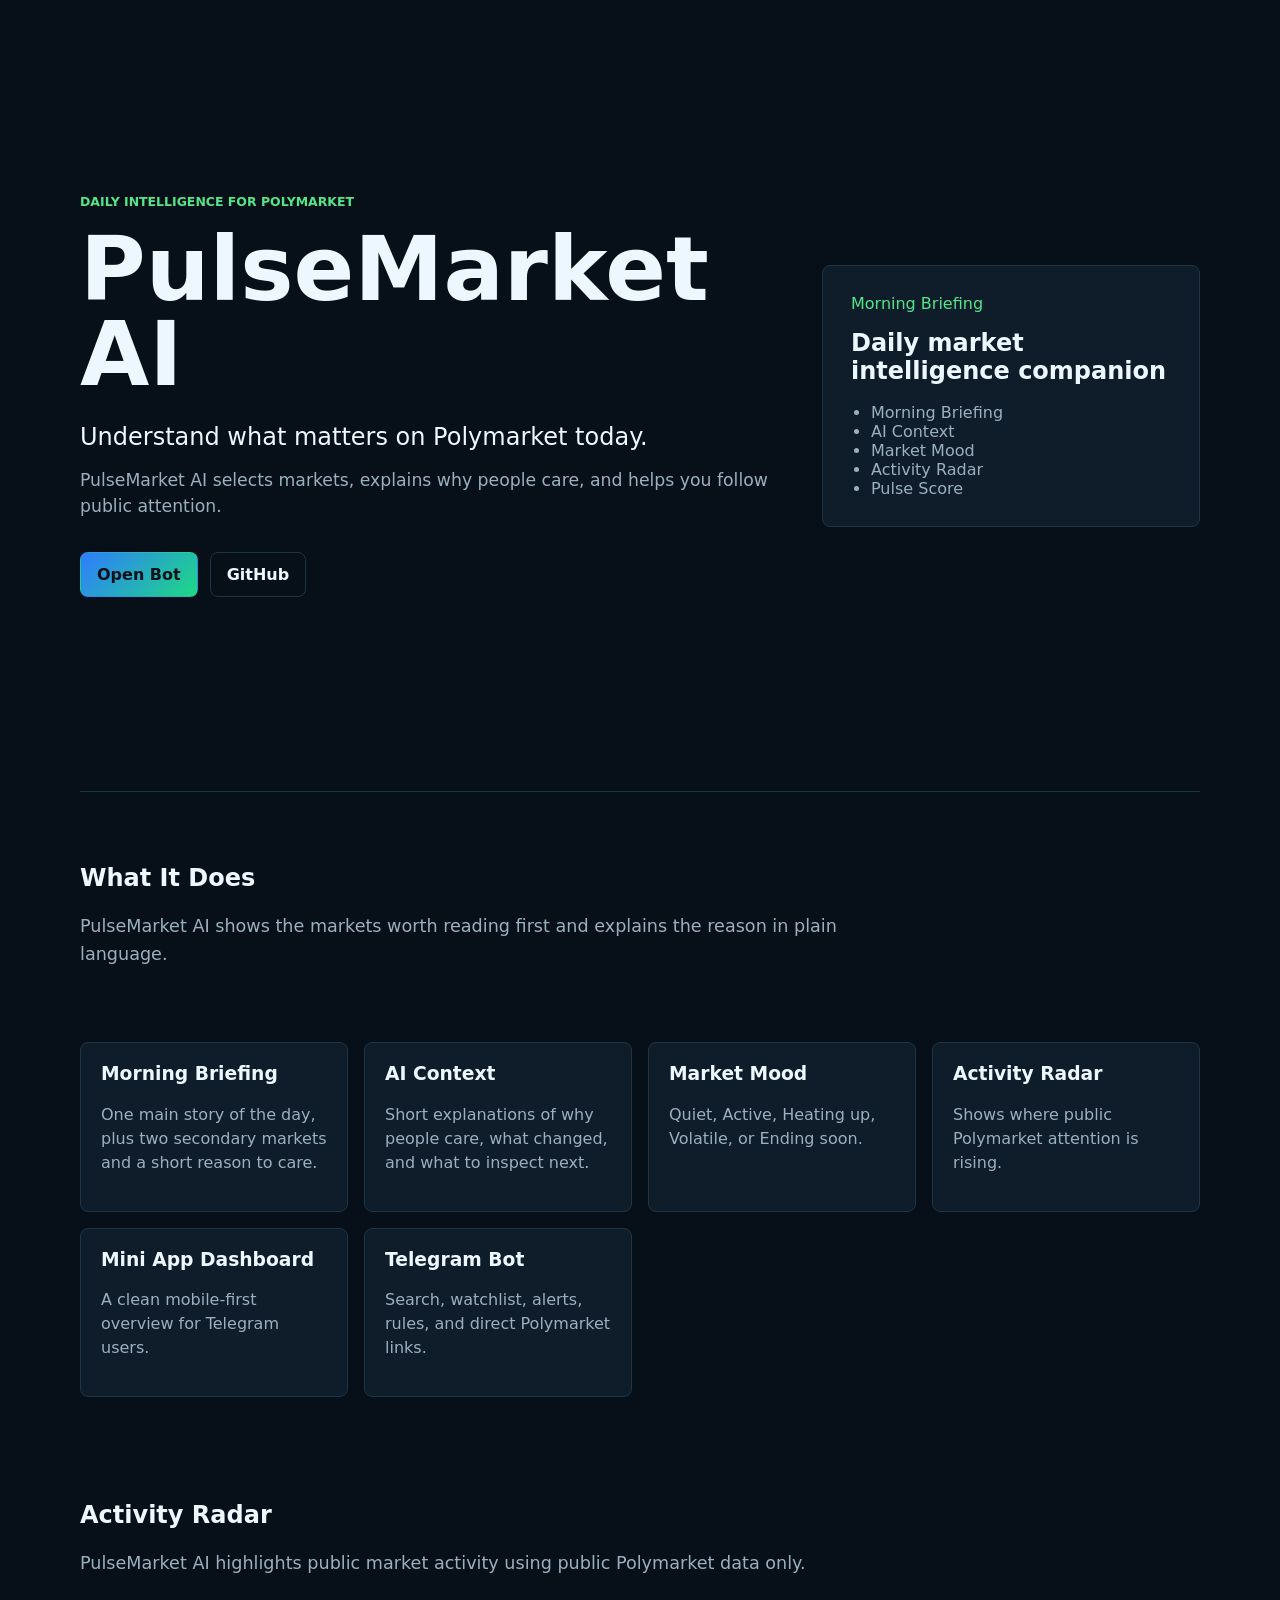
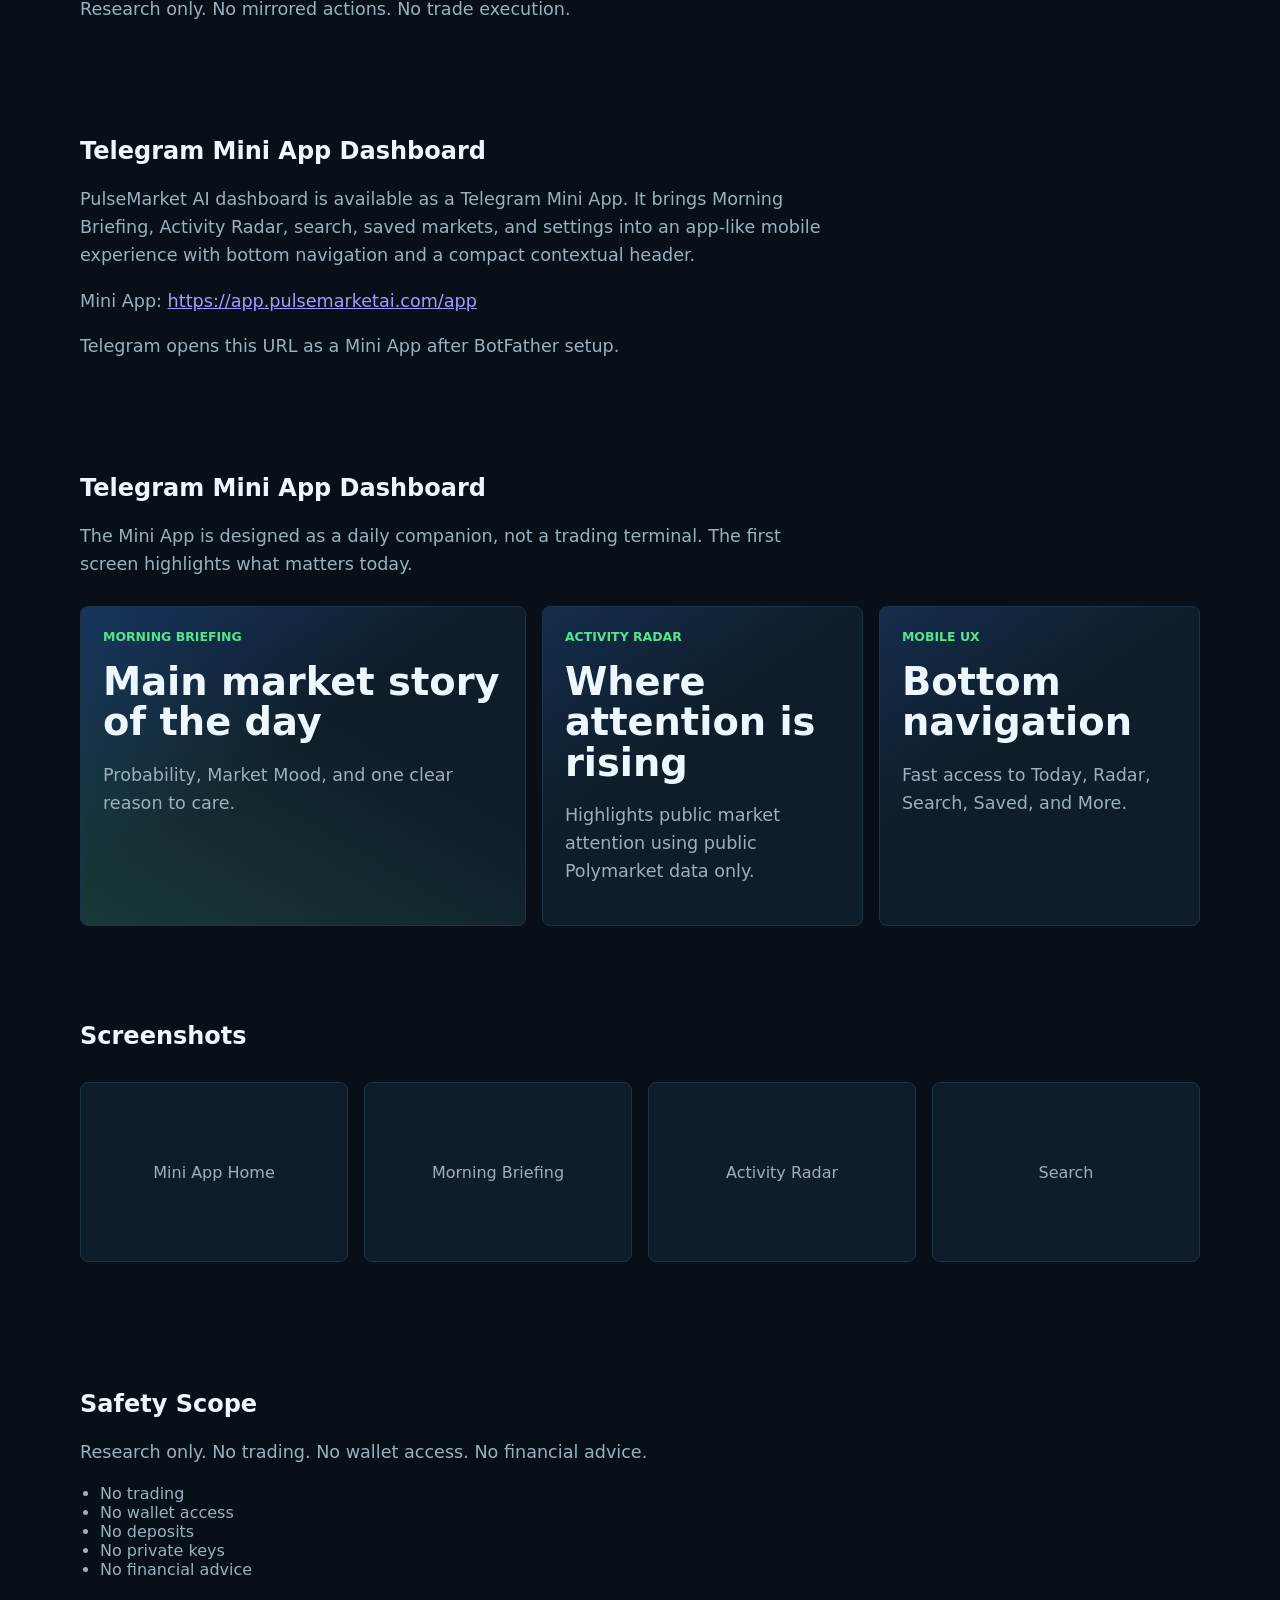
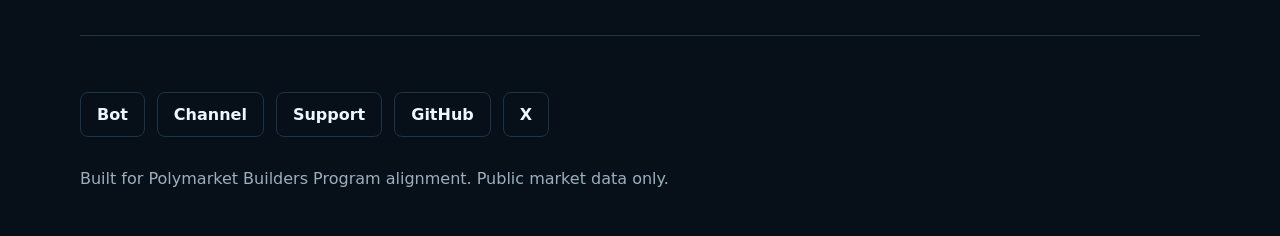
<file: landing/index.html>
<!doctype html>
<html lang="en">
  <head>
    <meta charset="utf-8" />
    <meta name="viewport" content="width=device-width, initial-scale=1" />
    <title>PulseMarket AI</title>
    <meta
      name="description"
      content="Telegram discovery and analytics assistant for Polymarket."
    />
    <link rel="stylesheet" href="styles.css" />
  </head>
  <body>
    <main>
      <section class="hero">
        <div class="hero__content">
          <p class="eyebrow">Daily intelligence for Polymarket</p>
          <h1>PulseMarket AI</h1>
          <p class="hero__lead">
            Understand what matters on Polymarket today.
          </p>
          <p class="hero__sub">
            PulseMarket AI selects markets, explains why people care, and helps you follow public attention.
          </p>
          <div class="hero__actions">
            <a class="button button--primary" href="https://t.me/PulseMarketAIBot">Open Bot</a>
            <a class="button" href="https://github.com/IlyasMescherov/polymarket-pulse-bot">GitHub</a>
          </div>
        </div>
        <div class="signal-card" aria-label="Product signal card">
          <span class="signal-card__label">Morning Briefing</span>
          <strong>Daily market intelligence companion</strong>
          <ul>
            <li>Morning Briefing</li>
            <li>AI Context</li>
            <li>Market Mood</li>
            <li>Activity Radar</li>
            <li>Pulse Score</li>
          </ul>
        </div>
      </section>

      <section class="section">
        <h2>What It Does</h2>
        <p>
          PulseMarket AI shows the markets worth reading first and explains the reason in plain language.
        </p>
      </section>

      <section class="feature-grid" aria-label="Key features">
        <article>
          <h3>Morning Briefing</h3>
          <p>One main story of the day, plus two secondary markets and a short reason to care.</p>
        </article>
        <article>
          <h3>AI Context</h3>
          <p>Short explanations of why people care, what changed, and what to inspect next.</p>
        </article>
        <article>
          <h3>Market Mood</h3>
          <p>Quiet, Active, Heating up, Volatile, or Ending soon.</p>
        </article>
        <article>
          <h3>Activity Radar</h3>
          <p>Shows where public Polymarket attention is rising.</p>
        </article>
        <article>
          <h3>Mini App Dashboard</h3>
          <p>A clean mobile-first overview for Telegram users.</p>
        </article>
        <article>
          <h3>Telegram Bot</h3>
          <p>Search, watchlist, alerts, rules, and direct Polymarket links.</p>
        </article>
      </section>

      <section class="section">
        <h2>Activity Radar</h2>
        <p>
          PulseMarket AI highlights public market activity using public
          Polymarket data only.
        </p>
        <p>
          Research only. No mirrored actions. No trade execution.
        </p>
      </section>

      <section class="section">
        <h2>Telegram Mini App Dashboard</h2>
        <p>
          PulseMarket AI dashboard is available as a Telegram Mini App.
          It brings Morning Briefing, Activity Radar, search, saved markets, and
          settings into an app-like mobile experience with bottom navigation
          and a compact contextual header.
        </p>
        <p>
          Mini App:
          <a href="https://app.pulsemarketai.com/app">https://app.pulsemarketai.com/app</a>
        </p>
        <p>
          Telegram opens this URL as a Mini App after BotFather setup.
        </p>
      </section>

      <section class="section miniapp-showcase">
        <h2>Telegram Mini App Dashboard</h2>
        <p>
          The Mini App is designed as a daily companion, not a trading
          terminal. The first screen highlights what matters today.
        </p>
        <div class="dashboard-preview" aria-label="Mini App dashboard preview">
          <article class="preview-card preview-card--hero">
            <span>Morning Briefing</span>
            <strong>Main market story of the day</strong>
            <p>Probability, Market Mood, and one clear reason to care.</p>
          </article>
          <article class="preview-card">
            <span>Activity Radar</span>
            <strong>Where attention is rising</strong>
            <p>Highlights public market attention using public Polymarket data only.</p>
          </article>
          <article class="preview-card">
            <span>Mobile UX</span>
            <strong>Bottom navigation</strong>
            <p>Fast access to Today, Radar, Search, Saved, and More.</p>
          </article>
        </div>
      </section>

      <section class="section screenshots">
        <h2>Screenshots</h2>
        <div class="placeholder-grid">
          <div>Mini App Home</div>
          <div>Morning Briefing</div>
          <div>Activity Radar</div>
          <div>Search</div>
        </div>
      </section>

      <section class="section safety">
        <h2>Safety Scope</h2>
        <p>
          Research only. No trading. No wallet access. No financial advice.
        </p>
        <ul>
          <li>No trading</li>
          <li>No wallet access</li>
          <li>No deposits</li>
          <li>No private keys</li>
          <li>No financial advice</li>
        </ul>
      </section>

      <section class="links">
        <a href="https://t.me/PulseMarketAIBot">Bot</a>
        <a href="https://t.me/PulseMarketAI">Channel</a>
        <a href="https://t.me/PulseMarketAISupport">Support</a>
        <a href="https://github.com/IlyasMescherov/polymarket-pulse-bot">GitHub</a>
        <a href="https://x.com/PulseMarketBot">X</a>
      </section>

      <footer>
        Built for Polymarket Builders Program alignment. Public market data only.
      </footer>
    </main>
  </body>
</html>
</file>
<file: landing/styles.css>
:root {
  color-scheme: dark;
  --bg: #071018;
  --panel: #0f1d2a;
  --line: #1d3346;
  --text: #edf7ff;
  --muted: #9ab0bf;
  --blue: #2f7cff;
  --green: #54e58a;
}

* {
  box-sizing: border-box;
}

body {
  margin: 0;
  background: var(--bg);
  color: var(--text);
  font-family:
    Inter, ui-sans-serif, system-ui, -apple-system, BlinkMacSystemFont, "Segoe UI",
    sans-serif;
  letter-spacing: 0;
}

main {
  width: min(1120px, calc(100% - 32px));
  margin: 0 auto;
}

.hero {
  min-height: 88vh;
  display: grid;
  grid-template-columns: minmax(0, 1.3fr) minmax(280px, 0.7fr);
  align-items: center;
  gap: 40px;
  border-bottom: 1px solid var(--line);
}

.eyebrow {
  margin: 0 0 18px;
  color: var(--green);
  font-weight: 700;
  text-transform: uppercase;
  font-size: 0.78rem;
}

h1 {
  margin: 0;
  font-size: clamp(3rem, 7vw, 6.5rem);
  line-height: 0.95;
}

h2,
h3,
p {
  margin-top: 0;
}

.hero__lead {
  max-width: 700px;
  margin: 24px 0 0;
  color: var(--text);
  font-size: 1.5rem;
  line-height: 1.35;
}

.hero__sub {
  max-width: 720px;
  margin: 14px 0 0;
  color: var(--muted);
  font-size: 1.08rem;
  line-height: 1.5;
}

.hero__actions,
.links {
  display: flex;
  flex-wrap: wrap;
  gap: 12px;
  margin-top: 32px;
}

.button,
.links a {
  color: var(--text);
  text-decoration: none;
  border: 1px solid var(--line);
  border-radius: 8px;
  padding: 12px 16px;
  font-weight: 700;
}

.button--primary {
  background: linear-gradient(135deg, var(--blue), #1ed983);
  border-color: transparent;
  color: #061018;
}

.signal-card,
.feature-grid article,
.placeholder-grid div {
  border: 1px solid var(--line);
  background: var(--panel);
  border-radius: 8px;
}

.signal-card {
  padding: 28px;
}

.signal-card__label {
  display: inline-block;
  color: var(--green);
  margin-bottom: 16px;
}

.signal-card strong {
  display: block;
  font-size: 1.5rem;
  margin-bottom: 18px;
}

.signal-card ul,
.safety ul {
  margin: 0;
  padding-left: 20px;
  color: var(--muted);
}

.section {
  padding: 72px 0 24px;
}

.section p {
  max-width: 760px;
  color: var(--muted);
  font-size: 1.1rem;
  line-height: 1.6;
}

.feature-grid,
.placeholder-grid {
  display: grid;
  grid-template-columns: repeat(4, minmax(0, 1fr));
  gap: 16px;
  margin: 32px 0;
}

.feature-grid article {
  padding: 20px;
}

.feature-grid p {
  color: var(--muted);
  line-height: 1.5;
}

.placeholder-grid div {
  min-height: 180px;
  display: grid;
  place-items: center;
  color: var(--muted);
}

.dashboard-preview {
  display: grid;
  grid-template-columns: 1.25fr repeat(2, minmax(0, 0.9fr));
  gap: 16px;
  margin-top: 28px;
}

.preview-card {
  min-height: 240px;
  border: 1px solid var(--line);
  border-radius: 8px;
  padding: 22px;
  background:
    linear-gradient(145deg, rgba(47, 124, 255, 0.16), transparent 42%),
    var(--panel);
}

.preview-card--hero {
  min-height: 320px;
  background:
    linear-gradient(145deg, rgba(47, 124, 255, 0.24), transparent 45%),
    linear-gradient(30deg, rgba(84, 229, 138, 0.14), transparent 62%),
    var(--panel);
}

.preview-card span {
  display: block;
  color: var(--green);
  font-size: 0.78rem;
  font-weight: 800;
  text-transform: uppercase;
}

.preview-card strong {
  display: block;
  margin-top: 18px;
  font-size: clamp(1.35rem, 4vw, 2.4rem);
  line-height: 1.05;
}

.preview-card p {
  margin: 18px 0 0;
}

.links {
  padding: 56px 0 32px;
  border-top: 1px solid var(--line);
}

footer {
  padding: 0 0 48px;
  color: var(--muted);
}

@media (max-width: 760px) {
  .hero,
  .feature-grid,
  .placeholder-grid,
  .dashboard-preview {
    grid-template-columns: 1fr;
  }

  .hero {
    padding: 72px 0 40px;
  }
}
</file>
